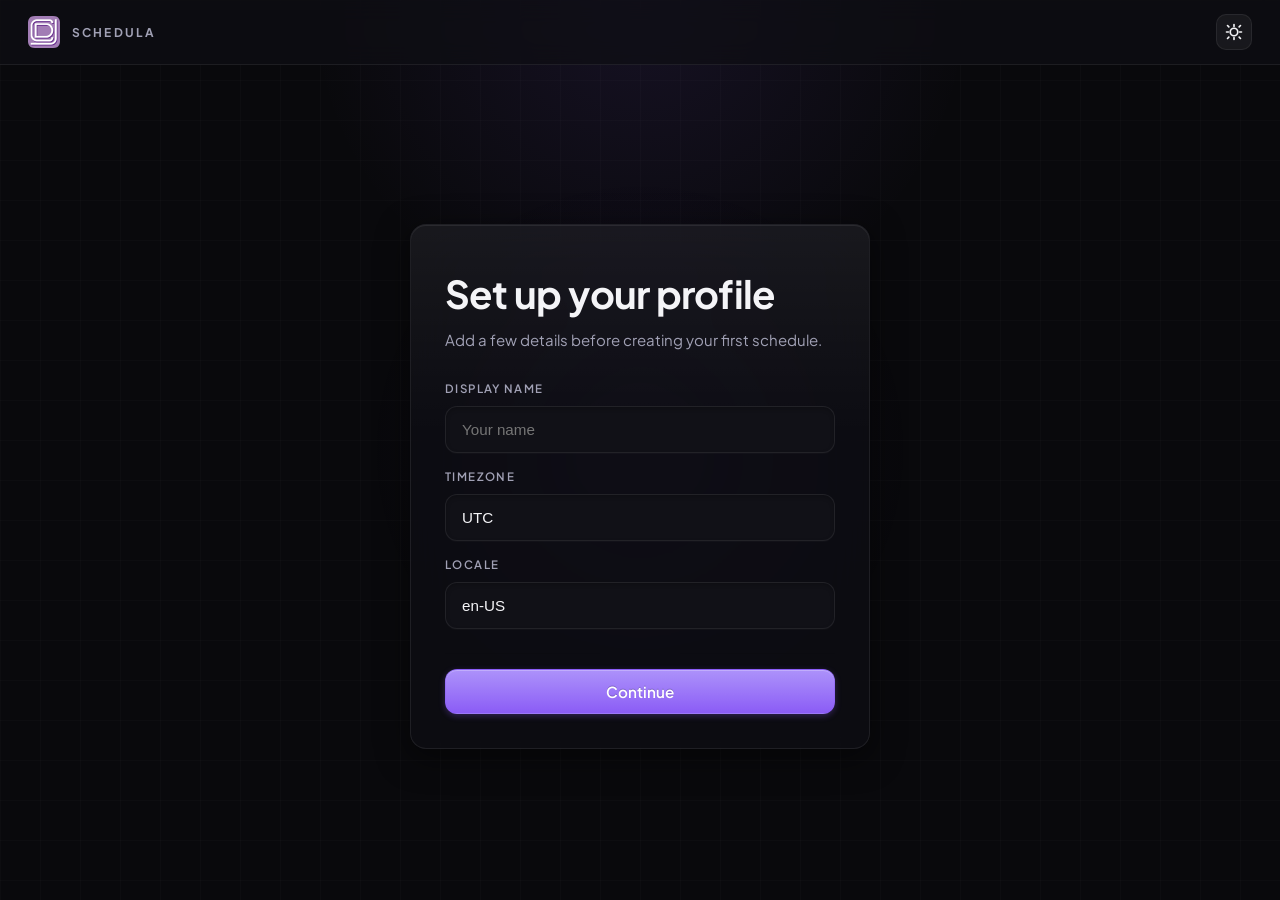
<file: pages/setup.html>
<!DOCTYPE html>
<html lang="en">
<head><meta charset="UTF-8"><meta name="viewport" content="width=device-width, initial-scale=1.0"><title>Schedula Setup</title><link rel="icon" type="image/png" href="../favicon.png"><link rel="stylesheet" href="../frontend/css/main.css"><script src="../frontend/scripts/theme.js"></script></head>
<body><header class="auth-header"><a class="auth-brand" href="../index.html" aria-label="Schedula home"><img src="../assets/logo.png" alt="Logo" class="auth-logo"><span class="auth-brand-text">Schedula</span></a><nav class="auth-nav"><button class="theme-toggle auth-theme-btn" aria-label="Toggle theme"></button></nav></header><div class="page-shell"><div class="login-card"><div class="card-content"><h1>Set up your profile</h1><p class="subtitle">Add a few details before creating your first schedule.</p><div class="form-group"><label class="field"><span>Display name</span><input id="display-name" type="text" placeholder="Your name" required></label><label class="field"><span>Timezone</span><input id="timezone" type="text" value="UTC" required></label><label class="field"><span>Locale</span><input id="locale" type="text" value="en-US" required></label></div><div class="separator"></div><button id="setup-btn" class="button primary">Continue</button></div></div></div><script src="../frontend/scripts/utils.js"></script><script src="../frontend/scripts/popup.js"></script><script src="../frontend/scripts/setup.js"></script></body>
</html>
</file>
<file: frontend/css/main.css>
@import url('https://fonts.googleapis.com/css2?family=Plus+Jakarta+Sans:wght@300;400;500;600;700;800&family=Patrick+Hand&display=swap');
@import url('https://fonts.cdnfonts.com/css/hubot-sans');

:root {
  color-scheme: dark;
  --bg: #09090c;
  --panel: #0e0e14;
  --panel-glass: rgba(14, 14, 20, 0.72);
  --panel-border-glass: rgba(255, 255, 255, 0.08);
  --panel-shadow-glass: 0 8px 32px 0 rgba(0, 0, 0, 0.5), inset 0 1px 0 rgba(255, 255, 255, 0.08);
  --border: rgba(255, 255, 255, 0.07);
  --text: #f4f4f7;
  --muted: #a1a1b5;
  --accent: #8b5cf6;
  --accent-rgb: 139, 92, 246;
  --accent-gradient: linear-gradient(to bottom, #a78bfa, #8b5cf6);
  --accent-skeuo-border: rgba(139, 92, 246, 0.4);
  --surface: #14141b;
  --input-bg: #111117;
  
  --radius-container: 16px;
  --radius-button: 12px;
  --radius-inline: 8px;
  
  --transition-fast: 160ms cubic-bezier(0.23, 1, 0.32, 1);
  --transition-normal: 280ms cubic-bezier(0.23, 1, 0.32, 1);
  --ease-out: cubic-bezier(0.23, 1, 0.32, 1);

  --grid-line: rgba(255, 255, 255, 0.015);
  --radial-glow: rgba(139, 92, 246, 0.1);
  --center-glow: rgba(139, 92, 246, 0.05);

  --app-chrome-max: 1200px;
  --app-chrome-gutter: 24px;
  --app-chrome-width: min(var(--app-chrome-max), calc(100% - 2 * var(--app-chrome-gutter)));
}

[data-theme="light"] {
  color-scheme: light;
  --bg: #f5f5f7;
  --panel: #ffffff;
  --panel-glass: rgba(255, 255, 255, 0.78);
  --panel-border-glass: rgba(124, 58, 237, 0.16);
  --panel-shadow-glass: 0 8px 32px 0 rgba(124, 58, 237, 0.06), inset 0 1px 0 rgba(255, 255, 255, 0.6);
  --border: rgba(124, 58, 237, 0.14);
  --text: #0f172a;
  --muted: #475569;
  --accent: #7c3aed;
  --accent-rgb: 124, 58, 237;
  --accent-gradient: linear-gradient(to bottom, #8b5cf6, #6d28d9);
  --accent-skeuo-border: rgba(124, 58, 237, 0.35);
  --surface: #edf1f7;
  --input-bg: #ffffff;

  --grid-line: rgba(124, 58, 237, 0.04);
  --radial-glow: rgba(124, 58, 237, 0.05);
  --center-glow: rgba(124, 58, 237, 0.02);
}

body, header, main, section, div, input, select, button, span, h1, h2, h3, p, a {
  transition: background-color 200ms cubic-bezier(0.23, 1, 0.32, 1), 
              border-color 200ms cubic-bezier(0.23, 1, 0.32, 1), 
              color 200ms cubic-bezier(0.23, 1, 0.32, 1), 
              box-shadow 200ms cubic-bezier(0.23, 1, 0.32, 1);
}

* {
  box-sizing: border-box;
}

body {
  margin: 0;
  min-height: 100vh;
  font-family: 'Plus Jakarta Sans', system-ui, sans-serif;
  color: var(--text);
  background: radial-gradient(circle at top, var(--radial-glow), transparent 30%),
    linear-gradient(90deg, var(--grid-line) 1px, transparent 1px),
    linear-gradient(180deg, var(--grid-line) 1px, transparent 1px),
    var(--bg);
  background-size: 100% 100%, 40px 40px, 40px 40px;
}

body::before {
  content: '';
  position: fixed;
  inset: 0;
  background: radial-gradient(circle at center, var(--center-glow), transparent 35%);
  pointer-events: none;
}

.page-shell {
  position: relative;
  min-height: 100vh;
  display: grid;
  place-items: center;
  padding: 32px;
  padding-top: calc(72px + 32px);
}

/* ── Auth Header (Login / Signup) ────────────────────────────── */
.auth-header {
  position: fixed;
  top: 0;
  left: 0;
  right: 0;
  z-index: 50;
  padding: 14px 28px;
  display: flex;
  align-items: center;
  justify-content: space-between;
  border-bottom: 1px solid var(--border);
  background: var(--panel-glass);
  backdrop-filter: blur(12px);
  -webkit-backdrop-filter: blur(12px);
  transition: background-color 200ms cubic-bezier(0.23, 1, 0.32, 1), border-color 200ms cubic-bezier(0.23, 1, 0.32, 1);
}

.auth-brand {
  display: inline-flex;
  align-items: center;
  gap: 12px;
  text-decoration: none;
  color: var(--text);
  transition: opacity 0.2s ease;
}

.auth-brand:hover {
  opacity: 0.8;
}

.auth-logo {
  width: 32px;
  height: 32px;
  max-width: 32px;
  max-height: 32px;
  object-fit: contain;
}

.auth-brand-text {
  font-size: 0.75rem;
  font-weight: 700;
  letter-spacing: 0.18em;
  text-transform: uppercase;
  color: var(--muted);
}

.auth-nav {
  display: flex;
  align-items: center;
  gap: 10px;
}

.auth-theme-btn {
  display: inline-flex;
  align-items: center;
  justify-content: center;
  width: 36px;
  height: 36px;
  border-radius: 10px;
  background: rgba(255, 255, 255, 0.05);
  color: var(--text);
  border: 1px solid var(--border);
  cursor: pointer;
  transition: all 0.2s ease;
  padding: 0;
  flex-shrink: 0;
}

.auth-theme-btn:hover {
  background: rgba(255, 255, 255, 0.1);
  border-color: rgba(255, 255, 255, 0.2);
}

[data-theme="light"] .auth-theme-btn {
  background: rgba(0, 0, 0, 0.04);
}

[data-theme="light"] .auth-theme-btn:hover {
  background: rgba(0, 0, 0, 0.08);
  border-color: rgba(124, 58, 237, 0.25);
}

.auth-back-btn {
  height: 36px;
  padding: 0 16px;
  border-radius: 10px;
  background: rgba(255, 255, 255, 0.05);
  color: var(--text);
  border: 1px solid var(--border);
  font-size: 0.875rem;
  font-weight: 600;
  font-family: inherit;
  cursor: pointer;
  transition: all 0.2s ease;
  line-height: 36px;
}

.auth-back-btn:hover {
  background: rgba(255, 255, 255, 0.1);
  border-color: rgba(255, 255, 255, 0.2);
  transform: translateY(-1px);
}

[data-theme="light"] .auth-back-btn {
  background: rgba(0, 0, 0, 0.04);
}

[data-theme="light"] .auth-back-btn:hover {
  background: rgba(0, 0, 0, 0.08);
  border-color: rgba(124, 58, 237, 0.25);
}

@media (max-width: 600px) {
  .auth-brand-text {
    display: none;
  }
  .auth-header {
    padding: 12px 18px;
  }
}

.page-header {
  position: absolute;
  top: 24px;
  left: 32px;
  color: var(--muted);
  letter-spacing: 0.32em;
  font-size: 0.75rem;
  text-transform: uppercase;
  font-weight: 700;
}

.login-card {
  position: relative;
  width: min(460px, calc(100vw - 48px));
  background: var(--panel-glass);
  border-radius: var(--radius-container);
  box-shadow: var(--panel-shadow-glass);
  border: 1px solid var(--panel-border-glass);
  overflow: hidden;
  backdrop-filter: blur(24px) saturate(160%);
  -webkit-backdrop-filter: blur(24px) saturate(160%);
}

.login-card::before {
  content: '';
  position: absolute;
  inset: 0;
  background: linear-gradient(180deg, rgba(255, 255, 255, 0.05), transparent 40%);
  pointer-events: none;
}

.card-content {
  position: relative;
  padding: 44px 34px 34px;
}

.close-btn {
  position: absolute;
  top: 20px;
  right: 20px;
  width: 38px;
  height: 38px;
  border: 1px solid var(--border);
  border-radius: 50%;
  color: var(--text);
  background: rgba(255, 255, 255, 0.06);
  font-size: 1.25rem;
  cursor: pointer;
  display: grid;
  place-items: center;
  z-index: 10;
  transition: all 0.2s ease;
}

.close-btn:hover {
  background: rgba(255, 255, 255, 0.12);
  border-color: rgba(255, 255, 255, 0.2);
}

.landing-buttons {
  display: flex;
  flex-direction: column;
  gap: 16px;
  margin-top: 24px;
}

h1 {
  margin: 0;
  font-family: 'Plus Jakarta Sans', system-ui, sans-serif;
  font-weight: 700;
  font-size: clamp(2rem, 3vw, 2.75rem);
  letter-spacing: -0.02em;
  color: var(--text);
}

.subtitle {
  margin: 12px 0 32px;
  font-size: 0.94rem;
  color: var(--muted);
}

.form-group {
  display: grid;
  gap: 16px;
}

.field {
  display: grid;
  gap: 10px;
  text-align: left;
}

.field span {
  display: block;
  font-size: 0.72rem;
  color: var(--muted);
  text-transform: uppercase;
  letter-spacing: 0.12em;
  font-weight: 600;
}

input {
  width: 100%;
  padding: 14px 16px;
  border-radius: var(--radius-button);
  border: 1px solid var(--border);
  background: var(--input-bg);
  font-size: 0.95rem;
  color: var(--text);
  outline: none;
  box-shadow: inset 0 2px 4px rgba(0, 0, 0, 0.2), 0 1px 0 rgba(255, 255, 255, 0.02);
  transition: border-color var(--transition-fast), box-shadow var(--transition-fast), background var(--transition-fast);
}

[data-theme="light"] input {
  box-shadow: inset 0 1px 3px rgba(0, 0, 0, 0.05), 0 1px 0 rgba(255, 255, 255, 0.8);
}

input:focus {
  border-color: var(--accent);
  box-shadow: 0 0 0 4px rgba(139, 92, 246, 0.15), inset 0 2px 4px rgba(0, 0, 0, 0.2);
  background: rgba(255, 255, 255, 0.06);
}

[data-theme="light"] input:focus {
  background: #ffffff;
  box-shadow: 0 0 0 4px rgba(124, 58, 237, 0.15), inset 0 1px 3px rgba(0, 0, 0, 0.05);
}

select {
  width: 100%;
  padding: 12px 14px;
  border: 1px solid var(--border);
  border-radius: var(--radius-button);
  font-size: 0.95rem;
  color: var(--text);
  background-color: var(--input-bg);
  outline: none;
  transition: border-color var(--transition-fast), box-shadow var(--transition-fast), background-color var(--transition-fast);
  font-family: inherit;
  cursor: pointer;
  appearance: none;
  background-image: url("data:image/svg+xml,%3Csvg xmlns='http://www.w3.org/2000/svg' fill='none' viewBox='0 0 24 24' stroke='%238b5cf6' stroke-width='2.5'%3E%3Cpath stroke-linecap='round' stroke-linejoin='round' d='M19.5 8.25l-7.5 7.5-7.5-7.5'/%3E%3C/svg%3E");
  background-repeat: no-repeat;
  background-position: right 14px center;
  background-size: 14px;
  padding-right: 40px;
}

select:focus {
  outline: none;
  border-color: var(--accent);
  box-shadow: 0 0 0 4px rgba(139, 92, 246, 0.15);
  background-color: rgba(255, 255, 255, 0.06);
}

select option {
  background: var(--input-bg);
  color: var(--text);
}

.button {
  width: 100%;
  display: inline-flex;
  align-items: center;
  justify-content: center;
  gap: 10px;
  border-radius: var(--radius-button);
  padding: 12px 18px;
  font-size: 0.95rem;
  font-weight: 600;
  cursor: pointer;
  font-family: inherit;
  /* Skeuomorphism Base Styles */
  border: 1px solid var(--border);
  background: linear-gradient(to bottom, rgba(255, 255, 255, 0.05), rgba(255, 255, 255, 0.01));
  color: var(--text);
  box-shadow: 0 1px 2px rgba(0, 0, 0, 0.15), inset 0 1px 0 rgba(255, 255, 255, 0.05);
  transition: transform var(--transition-fast), box-shadow var(--transition-fast), background var(--transition-fast), border-color var(--transition-fast);
  position: relative;
}

.button::after {
  content: '';
  position: absolute;
  inset: 0;
  border-radius: inherit;
  background: linear-gradient(to bottom, rgba(255, 255, 255, 0.06), transparent);
  pointer-events: none;
}

.button:hover {
  background: linear-gradient(to bottom, rgba(255, 255, 255, 0.09), rgba(255, 255, 255, 0.03));
  border-color: rgba(255, 255, 255, 0.2);
  box-shadow: 0 4px 12px rgba(0, 0, 0, 0.2), inset 0 1px 0 rgba(255, 255, 255, 0.08);
  transform: translateY(-1px);
}

.button:active {
  transform: translateY(1px) scale(0.98);
  box-shadow: inset 0 2px 4px rgba(0, 0, 0, 0.4), 0 1px 1px rgba(0, 0, 0, 0.1);
  background: linear-gradient(to bottom, rgba(255, 255, 255, 0.01), rgba(255, 255, 255, 0.03));
}

/* Skeuomorphic Primary */
.button.primary, .primary {
  background: linear-gradient(to bottom, #a78bfa, #8b5cf6);
  border: 1px solid var(--accent-skeuo-border);
  color: #ffffff;
  box-shadow: 0 2px 6px rgba(139, 92, 246, 0.3), inset 0 1px 0 rgba(255, 255, 255, 0.25);
  text-shadow: 0 -1px 0 rgba(0, 0, 0, 0.2);
}

.button.primary:hover, .primary:hover {
  background: linear-gradient(to bottom, #b59dfb, #7c3aed);
  border-color: #a78bfa;
  box-shadow: 0 4px 14px rgba(139, 92, 246, 0.45), inset 0 1px 0 rgba(255, 255, 255, 0.35);
  transform: translateY(-1px);
}

.button.primary:active, .primary:active {
  transform: translateY(1.5px) scale(0.97);
  background: linear-gradient(to bottom, #7c3aed, #6d28d9);
  box-shadow: inset 0 2px 5px rgba(0, 0, 0, 0.4), 0 1px 1px rgba(139, 92, 246, 0.2);
}

[data-theme="light"] .button.primary, [data-theme="light"] .primary {
  background: linear-gradient(to bottom, #8b5cf6, #7c3aed);
  border: 1px solid #6d28d9;
  box-shadow: 0 2px 6px rgba(124, 58, 237, 0.2), inset 0 1px 0 rgba(255, 255, 255, 0.3);
  color: #ffffff;
}

[data-theme="light"] .button.primary:hover, [data-theme="light"] .primary:hover {
  background: linear-gradient(to bottom, #9d76fa, #6d28d9);
  box-shadow: 0 4px 14px rgba(124, 58, 237, 0.3), inset 0 1px 0 rgba(255, 255, 255, 0.4);
}

[data-theme="light"] .button.primary:active, [data-theme="light"] .primary:active {
  background: linear-gradient(to bottom, #6d28d9, #5b21b6);
  box-shadow: inset 0 2px 5px rgba(0, 0, 0, 0.3), 0 1px 1px rgba(124, 58, 237, 0.1);
}

/* Skeuomorphic Success (Save/Add) */
.button.success, .btn-save, .btn-add {
  background: linear-gradient(to bottom, #34d399, #10b981) !important;
  border: 1px solid rgba(16, 185, 129, 0.5) !important;
  color: #ffffff !important;
  box-shadow: 0 2px 6px rgba(16, 185, 129, 0.25), inset 0 1px 0 rgba(255, 255, 255, 0.25) !important;
  text-shadow: 0 -1px 0 rgba(0, 0, 0, 0.15) !important;
}

.button.success:hover, .btn-save:hover, .btn-add:hover {
  background: linear-gradient(to bottom, #6ee7b7, #059669) !important;
  border-color: #34d399 !important;
  box-shadow: 0 4px 14px rgba(16, 185, 129, 0.4), inset 0 1px 0 rgba(255, 255, 255, 0.35) !important;
  transform: translateY(-1px) !important;
}

.button.success:active, .btn-save:active, .btn-add:active {
  transform: translateY(1.5px) scale(0.97) !important;
  background: linear-gradient(to bottom, #059669, #047857) !important;
  box-shadow: inset 0 2px 5px rgba(0, 0, 0, 0.35), 0 1px 1px rgba(16, 185, 129, 0.1) !important;
}

/* Skeuomorphic Danger (Remove/Delete) */
.button.danger, .btn-remove, .btn-delete-schedule {
  background: linear-gradient(to bottom, #f87171, #ef4444) !important;
  border: 1px solid rgba(239, 68, 68, 0.5) !important;
  color: #ffffff !important;
  padding: 10px 24px !important;
  min-height: 42px;
  border-radius: var(--radius-button);
  margin: 0;
  display: inline-flex;
  align-items: center;
  justify-content: center;
  gap: 6px;
  font-size: 0.95rem;
  font-weight: 600;
  line-height: 1.2;
  font-family: inherit;
  white-space: nowrap;
  box-shadow: 0 2px 6px rgba(239, 68, 68, 0.25), inset 0 1px 0 rgba(255, 255, 255, 0.25) !important;
  text-shadow: 0 -1px 0 rgba(0, 0, 0, 0.15) !important;
}

.button.danger:hover, .btn-remove:hover, .btn-delete-schedule:hover {
  background: linear-gradient(to bottom, #fca5a5, #dc2626) !important;
  border-color: #f87171 !important;
  box-shadow: 0 4px 14px rgba(239, 68, 68, 0.4), inset 0 1px 0 rgba(255, 255, 255, 0.35) !important;
  transform: translateY(-1px) !important;
}

.button.danger:active, .btn-remove:active, .btn-delete-schedule:active {
  transform: translateY(1.5px) scale(0.97) !important;
  background: linear-gradient(to bottom, #dc2626, #b91c1c) !important;
  box-shadow: inset 0 2px 5px rgba(0, 0, 0, 0.35), 0 1px 1px rgba(239, 68, 68, 0.1) !important;
}

.arrow {
  font-weight: 700;
}

.separator {
  margin: 24px 0 16px;
  display: grid;
  place-items: center;
  position: relative;
}

.separator::before,
.separator::after {
  content: '';
  position: absolute;
  inset: 50% auto auto 0;
  width: calc(50% - 40px);
  height: 1px;
  background: rgba(0, 0, 0, 0.08);
}

.separator::after {
  inset: 50% 0 auto auto;
}

.separator span {
  position: relative;
  background: var(--panel);
  padding: 0 16px;
  color: var(--muted);
  font-size: 0.85rem;
}

.social {
  background: #fff;
  color: var(--text);
  border-color: rgba(0, 0, 0, 0.09);
}

.social.google {
  box-shadow: 0 12px 24px rgba(255, 180, 0, 0.08);
}

.social.facebook {
  box-shadow: 0 12px 24px rgba(59, 89, 152, 0.08);
}

.social.apple {
  box-shadow: 0 12px 24px rgba(0, 0, 0, 0.08);
}

.footer-links {
  margin-top: 26px;
  display: grid;
  gap: 14px;
  text-align: center;
}

.link-button {
  background: none;
  border: none;
  color: var(--muted);
  font: inherit;
  cursor: pointer;
  padding: 0;
}

.link-button:hover {
  color: var(--text);
}

.link-button.accent {
  color: var(--accent);
  font-weight: 700;
}

.app-header {
  display: flex;
  align-items: center;
  justify-content: space-between;
  gap: 1rem;
  width: var(--app-chrome-width);
  max-width: var(--app-chrome-max);
  padding: 14px 24px;
  margin: 0 auto;
  background: var(--panel-glass);
  border: 1px solid var(--panel-border-glass);
  border-radius: var(--radius-container);
  box-shadow: var(--panel-shadow-glass);
  backdrop-filter: blur(24px) saturate(160%);
  -webkit-backdrop-filter: blur(24px) saturate(160%);
  position: sticky;
  top: 16px;
  z-index: 10;
}

.app-brand {
  display: inline-flex;
  align-items: center;
  gap: 12px;
  color: var(--text);
  text-decoration: none;
}

.brand-text {
  display: flex;
  flex-direction: column;
  font-size: 0.82rem;
  font-weight: 800;
  letter-spacing: 0.2em;
  text-transform: uppercase;
  line-height: 1.35;
  margin-right: 2em;
  color: var(--text);
}

.brand-icon {
  display: inline-grid;
  place-items: center;
  width: 40px;
  height: 40px;
  border-radius: 0;
}

.app-nav {
  display: flex;
  flex-wrap: nowrap;
  align-items: center;
  gap: 0.5rem;
  flex: 0 0 auto;
  padding: 0 12px;
}

.nav-button {
  display: inline-flex;
  align-items: center;
  gap: 8px;
  border: 1px solid var(--border);
  border-radius: var(--radius-button);
  background: rgba(255, 255, 255, 0.04);
  color: var(--text);
  padding: 8px 14px;
  font-size: 0.9rem;
  font-family: inherit;
  font-weight: 600;
  cursor: pointer;
  transition: transform var(--transition-fast), background-color var(--transition-fast), border-color var(--transition-fast);
}

.nav-button:hover {
  transform: translateY(-1px);
  background: rgba(255, 255, 255, 0.08);
  border-color: rgba(255, 255, 255, 0.15);
}

.nav-button:active {
  transform: scale(0.97);
}

.nav-button img.nav-icon {
  width: 18px;
  height: 18px;
  object-fit: contain;
  vertical-align: middle;
}

.header-profile {
  display: flex;
  align-items: center;
  gap: 12px;
  margin-left: auto;
  margin-right: 16px;
  font-size: 0.95rem;
  font-weight: 600;
  color: var(--text);
}

.header-profile-img {
  width: 32px;
  height: 32px;
  border-radius: 50%;
  object-fit: cover;
  background: var(--surface);
  border: 1px solid var(--border);
}

.page-content {
  width: var(--app-chrome-width);
  max-width: var(--app-chrome-max);
  margin: 36px auto 48px;
  padding: 0 24px 24px 24px;
  background: var(--panel-glass);
  border-radius: var(--radius-container);
  border: 1px solid var(--panel-border-glass);
  box-shadow: var(--panel-shadow-glass);
  backdrop-filter: blur(24px) saturate(160%);
  -webkit-backdrop-filter: blur(24px) saturate(160%);
}

.page-title {
  display: grid;
  gap: 10px;
  margin-top: 28px;
  margin-left: 28px;
  margin-bottom: 28px;
}

.page-title h1 {
  margin: 0;
  font-size: clamp(2rem, 3vw, 2.8rem);
  font-family: inherit;
  font-weight: 700;
}

.page-title p {
  margin: 0;
  color: var(--muted);
  font-size: 0.95rem;
}

.page-panel {
  background: rgba(255, 255, 255, 0.015);
  border-radius: var(--radius-container);
  border: 1px solid var(--panel-border-glass);
  box-shadow: inset 0 1px 2px rgba(0, 0, 0, 0.2), inset 0 1px 0 rgba(255, 255, 255, 0.02);
  padding: 24px;
}


@media (max-width: 820px) {
  .app-header {
    flex-direction: column;
    align-items: stretch;
  }

  .app-nav {
    justify-content: center;
  }
}

@media (max-width: 420px) {
  .card-content {
    padding: 34px 24px 28px;
  }

  .close-btn {
    top: 16px;
    right: 16px;
  }

  .app-header {
    padding: 14px 16px;
    top: 12px;
  }

  .nav-button {
    padding: 10px 14px;
    font-size: 0.85rem;
  }
}


.btn-primary {
  padding: 10px 20px;
  background: #8b5cf6;
  color: white;
  border: none;
  border-radius: var(--radius-button);
  font-size: 0.95rem;
  font-weight: 600;
  cursor: pointer;
  transition: transform var(--transition-fast), background-color var(--transition-fast), box-shadow var(--transition-fast);
  margin: 16px 0;
}

.btn-primary:hover {
  background: #7c3aed;
  transform: translateY(-1px);
  box-shadow: 0 6px 12px rgba(139, 92, 246, 0.2);
}

.btn-primary:active {
  transform: scale(0.97);
}

.btn-save {
  background-color: #10b981;
  box-shadow: 0 4px 12px rgba(16, 185, 129, 0.2);
  padding: 10px 24px;
  border-radius: var(--radius-button);
  margin: 0;
  transition: transform var(--transition-fast), background-color var(--transition-fast), box-shadow var(--transition-fast);
}

.btn-save:hover {
  background-color: #059669;
  box-shadow: 0 6px 16px rgba(16, 185, 129, 0.3);
}

.btn-save:active {
  transform: scale(0.97);
}

/* Close Button Helper Class */
.close-btn-left {
  position: static !important;
  margin-left: 0 !important;
}

/* Custom Popup Modal Styles */
.custom-modal-overlay {
  position: fixed;
  inset: 0;
  background: rgba(0, 0, 0, 0.65);
  backdrop-filter: blur(8px);
  display: flex;
  align-items: center;
  justify-content: center;
  z-index: 99999;
  opacity: 0;
  transition: opacity 0.3s ease;
}

.custom-modal-overlay.active {
  opacity: 1;
}

.custom-modal {
  background: var(--panel);
  border: 1px solid var(--border);
  box-shadow: var(--panel-shadow);
  border-radius: var(--radius-container);
  width: min(440px, calc(100vw - 32px));
  padding: 30px;
  text-align: center;
  color: var(--text);
  transform: translateY(12px) scale(0.97);
  transition: transform var(--transition-normal), background-color var(--transition-normal);
}

.custom-modal-overlay.active .custom-modal {
  transform: translateY(0) scale(1);
}

.custom-modal-icon {
  width: 56px;
  height: 56px;
  border-radius: 50%;
  background: rgba(139, 92, 246, 0.15);
  color: #8b5cf6;
  font-size: 24px;
  display: inline-flex;
  align-items: center;
  justify-content: center;
  margin-bottom: 20px;
  box-shadow: 0 0 20px rgba(139, 92, 246, 0.2);
}

.custom-modal-title {
  font-size: 1.3rem;
  font-weight: 700;
  margin: 0 0 12px;
  color: var(--text);
  font-family: 'Inter', sans-serif;
}

.custom-modal-body {
  font-size: 0.95rem;
  color: var(--muted);
  line-height: 1.6;
  margin-bottom: 24px;
  white-space: pre-line;
}

.custom-modal-actions {
  display: flex;
  gap: 12px;
  justify-content: center;
}

.custom-modal-btn {
  padding: 11px 22px;
  border-radius: var(--radius-button);
  font-size: 0.95rem;
  font-weight: 700;
  cursor: pointer;
  font-family: inherit;
  position: relative;
  border: 1px solid transparent;
  /* Shared gloss overlay via ::after */
  transition: transform var(--transition-fast), box-shadow var(--transition-fast), background var(--transition-fast), border-color var(--transition-fast);
}

.custom-modal-btn::after {
  content: '';
  position: absolute;
  inset: 0;
  border-radius: inherit;
  background: linear-gradient(to bottom, rgba(255, 255, 255, 0.10), transparent);
  pointer-events: none;
}

.custom-modal-btn:active {
  transform: translateY(1.5px) scale(0.97);
}

/* ── Primary (purple) ────────────────────────────── */
.custom-modal-btn.primary {
  background: linear-gradient(to bottom, #a78bfa, #8b5cf6);
  border-color: var(--accent-skeuo-border, #7c3aed);
  color: #fff;
  box-shadow: 0 2px 6px rgba(139, 92, 246, 0.35), inset 0 1px 0 rgba(255, 255, 255, 0.25);
  text-shadow: 0 -1px 0 rgba(0, 0, 0, 0.2);
}

.custom-modal-btn.primary:hover {
  background: linear-gradient(to bottom, #b59dfb, #7c3aed);
  border-color: #a78bfa;
  box-shadow: 0 4px 14px rgba(139, 92, 246, 0.5), inset 0 1px 0 rgba(255, 255, 255, 0.35);
  transform: translateY(-1px);
}

.custom-modal-btn.primary:active {
  background: linear-gradient(to bottom, #7c3aed, #6d28d9);
  box-shadow: inset 0 2px 5px rgba(0, 0, 0, 0.4), 0 1px 1px rgba(139, 92, 246, 0.2);
  transform: translateY(1.5px) scale(0.97);
}

/* ── Secondary (ghost) ───────────────────────────── */
.custom-modal-btn.secondary {
  background: linear-gradient(to bottom, rgba(255, 255, 255, 0.10), rgba(255, 255, 255, 0.04));
  color: rgba(255, 255, 255, 0.85);
  border: 1px solid rgba(255, 255, 255, 0.15);
  box-shadow: 0 1px 3px rgba(0, 0, 0, 0.25), inset 0 1px 0 rgba(255, 255, 255, 0.08);
}

.custom-modal-btn.secondary:hover {
  background: linear-gradient(to bottom, rgba(255, 255, 255, 0.16), rgba(255, 255, 255, 0.08));
  border-color: rgba(255, 255, 255, 0.25);
  box-shadow: 0 3px 8px rgba(0, 0, 0, 0.3), inset 0 1px 0 rgba(255, 255, 255, 0.12);
  transform: translateY(-1px);
}

.custom-modal-btn.secondary:active {
  background: linear-gradient(to bottom, rgba(255, 255, 255, 0.03), rgba(255, 255, 255, 0.07));
  box-shadow: inset 0 2px 4px rgba(0, 0, 0, 0.35);
  transform: translateY(1.5px) scale(0.97);
}

/* ── Icon circle variants ────────────────────────── */
.custom-modal-icon.warning {
  background: rgba(245, 158, 11, 0.15);
  color: #f59e0b;
  box-shadow: 0 0 20px rgba(245, 158, 11, 0.2);
}

.custom-modal-title.warning-text {
  color: #f59e0b;
}

/* ── Warning (amber) ─────────────────────────────── */
.custom-modal-btn.warning {
  background: linear-gradient(to bottom, #fbbf24, #f59e0b);
  border-color: rgba(245, 158, 11, 0.5);
  color: #fff;
  box-shadow: 0 2px 6px rgba(245, 158, 11, 0.3), inset 0 1px 0 rgba(255, 255, 255, 0.25);
  text-shadow: 0 -1px 0 rgba(0, 0, 0, 0.15);
}

.custom-modal-btn.warning:hover {
  background: linear-gradient(to bottom, #fcd34d, #d97706);
  border-color: #fbbf24;
  box-shadow: 0 4px 14px rgba(245, 158, 11, 0.45), inset 0 1px 0 rgba(255, 255, 255, 0.35);
  transform: translateY(-1px);
}

.custom-modal-btn.warning:active {
  background: linear-gradient(to bottom, #d97706, #b45309);
  box-shadow: inset 0 2px 5px rgba(0, 0, 0, 0.4), 0 1px 1px rgba(245, 158, 11, 0.2);
  transform: translateY(1.5px) scale(0.97);
}

.custom-modal-icon.error {
  background: rgba(239, 68, 68, 0.15);
  color: #ef4444;
  box-shadow: 0 0 20px rgba(239, 68, 68, 0.2);
}

.custom-modal-title.error-text {
  color: #ef4444;
}

/* ── Error / Danger (red) ────────────────────────── */
.custom-modal-btn.error {
  background: linear-gradient(to bottom, #f87171, #ef4444);
  border-color: rgba(239, 68, 68, 0.5);
  color: #fff;
  box-shadow: 0 2px 6px rgba(239, 68, 68, 0.3), inset 0 1px 0 rgba(255, 255, 255, 0.25);
  text-shadow: 0 -1px 0 rgba(0, 0, 0, 0.15);
}

.custom-modal-btn.error:hover {
  background: linear-gradient(to bottom, #fca5a5, #dc2626);
  border-color: #f87171;
  box-shadow: 0 4px 14px rgba(239, 68, 68, 0.45), inset 0 1px 0 rgba(255, 255, 255, 0.35);
  transform: translateY(-1px);
}

.custom-modal-btn.error:active {
  background: linear-gradient(to bottom, #dc2626, #b91c1c);
  box-shadow: inset 0 2px 5px rgba(0, 0, 0, 0.4), 0 1px 1px rgba(239, 68, 68, 0.2);
  transform: translateY(1.5px) scale(0.97);
}

.custom-modal-btn.error:disabled {
  opacity: 0.5;
  cursor: not-allowed;
  transform: none !important;
  box-shadow: none !important;
}

/* Reusable Premium Styles */
.header-controls {
  display: flex;
  align-items: center;
  gap: 12px;
}

.header-icon-btn {
  position: static;
  margin-left: 0;
  background: none;
  border: none;
  padding: 5px;
  cursor: pointer;
  display: flex;
  align-items: center;
  justify-content: center;
  border-radius: 50%;
  transition: all 0.2s ease;
}

.header-icon-btn:hover {
  background: rgba(255, 255, 255, 0.08);
  transform: scale(1.08);
}

.header-icon-img {
  width: 24px;
  height: 24px;
  display: block;
}

.page-title-header {
  display: flex;
  align-items: center;
  gap: 12px;
  margin-bottom: 6px;
}

.page-title-icon {
  width: 40px;
  height: 40px;
  object-fit: contain;
  display: block;
}

.page-title-text {
  margin: 0 !important;
}

/* Keep image assets from expanding when a page or browser applies intrinsic sizing. */
.app-header .brand-icon {
  width: 40px;
  height: 40px;
  max-width: 40px;
  max-height: 40px;
  object-fit: contain;
}

.app-header .nav-icon {
  width: 18px;
  height: 18px;
  max-width: 18px;
  max-height: 18px;
  object-fit: contain;
}

.app-header .header-profile-img {
  width: 32px;
  height: 32px;
  max-width: 32px;
  max-height: 32px;
  object-fit: cover;
}

.app-header .header-icon-img {
  width: 24px;
  height: 24px;
  max-width: 24px;
  max-height: 24px;
  object-fit: contain;
}

.page-title-header .page-title-icon {
  width: 40px;
  height: 40px;
  max-width: 40px;
  max-height: 40px;
  object-fit: contain;
}

.btn-icon {
  width: 16px;
  height: 16px;
  max-width: 16px;
  max-height: 16px;
  object-fit: contain;
  vertical-align: middle;
}

/* ===================== RESPONSIVE NAVBAR ===================== */

/* Medium: reduce nav button padding and font size slightly */
@media (max-width: 1024px) {
  .nav-button {
    padding: 8px 14px;
    font-size: 1rem;
  }

  .nav-button img.nav-icon {
    width: 20px;
    height: 20px;
  }

  .brand-text {
    font-size: 0.78rem;
    margin-right: 1em;
  }
}

/* Small: wrap nav onto a second row under the brand/profile row */
@media (max-width: 768px) {
  .app-header {
    flex-wrap: wrap;
    padding: 12px 16px;
    gap: 0.5rem;
    top: 8px;
  }

  .app-brand {
    order: 1;
    flex: 0 0 auto;
  }

  .header-profile {
    order: 2;
    margin-left: auto;
    margin-right: 8px;
    font-size: 1rem;
  }

  .header-controls {
    order: 3;
  }

  .app-nav {
    order: 4;
    flex: 1 1 100%;
    flex-wrap: wrap;
    justify-content: center;
    padding: 6px 0 2px;
    gap: 0.5rem;
  }

  .nav-button {
    padding: 7px 12px;
    font-size: 0.9rem;
  }

  .nav-button img.nav-icon {
    width: 18px;
    height: 18px;
  }
}

/* Extra small: hide brand text, keep logo only */
@media (max-width: 480px) {
  .brand-text {
    display: none;
  }

  .header-profile-img {
    width: 28px;
    height: 28px;
  }

  .header-icon-img {
    width: 20px;
    height: 20px;
  }

  .nav-button {
    padding: 6px 10px;
    font-size: 0.8rem;
    gap: 5px;
  }

  .nav-button img.nav-icon {
    width: 16px;
    height: 16px;
  }
}

/* ─── Premium Light Mode Polishes ─── */
[data-theme="light"] .close-btn {
  background: rgba(0, 0, 0, 0.04);
}
[data-theme="light"] .close-btn:hover {
  background: rgba(0, 0, 0, 0.08);
}
[data-theme="light"] .header-icon-btn:hover {
  background: rgba(139, 92, 246, 0.08);
}
[data-theme="light"] input:focus,
[data-theme="light"] select:focus {
  background: #ffffff;
}
[data-theme="light"] .separator span {
  background: var(--panel);
}
[data-theme="light"] .page-panel {
  background: rgba(139, 92, 246, 0.02);
}
[data-theme="light"] .custom-modal-btn.secondary {
  background: rgba(0, 0, 0, 0.05);
  color: var(--text);
  border-color: rgba(0, 0, 0, 0.08);
}
[data-theme="light"] .custom-modal-btn.secondary:hover {
  background: rgba(0, 0, 0, 0.1);
}

[data-theme="light"] .arrow {
  filter: invert(1) opacity(0.7);
}

.custom-modal-btn.success {
  background: linear-gradient(to bottom, #34d399, #10b981);
  border-color: rgba(16, 185, 129, 0.5);
  color: #ffffff;
  box-shadow: 0 2px 6px rgba(16, 185, 129, 0.3), inset 0 1px 0 rgba(255, 255, 255, 0.25);
}

.custom-modal-btn.success:hover {
  background: linear-gradient(to bottom, #6ee7b7, #059669);
  border-color: #34d399;
  box-shadow: 0 4px 14px rgba(16, 185, 129, 0.45), inset 0 1px 0 rgba(255, 255, 255, 0.35);
}

.custom-modal-icon.success {
  background: rgba(16, 185, 129, 0.15);
  color: #10b981;
  box-shadow: 0 0 20px rgba(16, 185, 129, 0.2);
}

.custom-modal-title.success-text { color: #10b981; }
</file>
